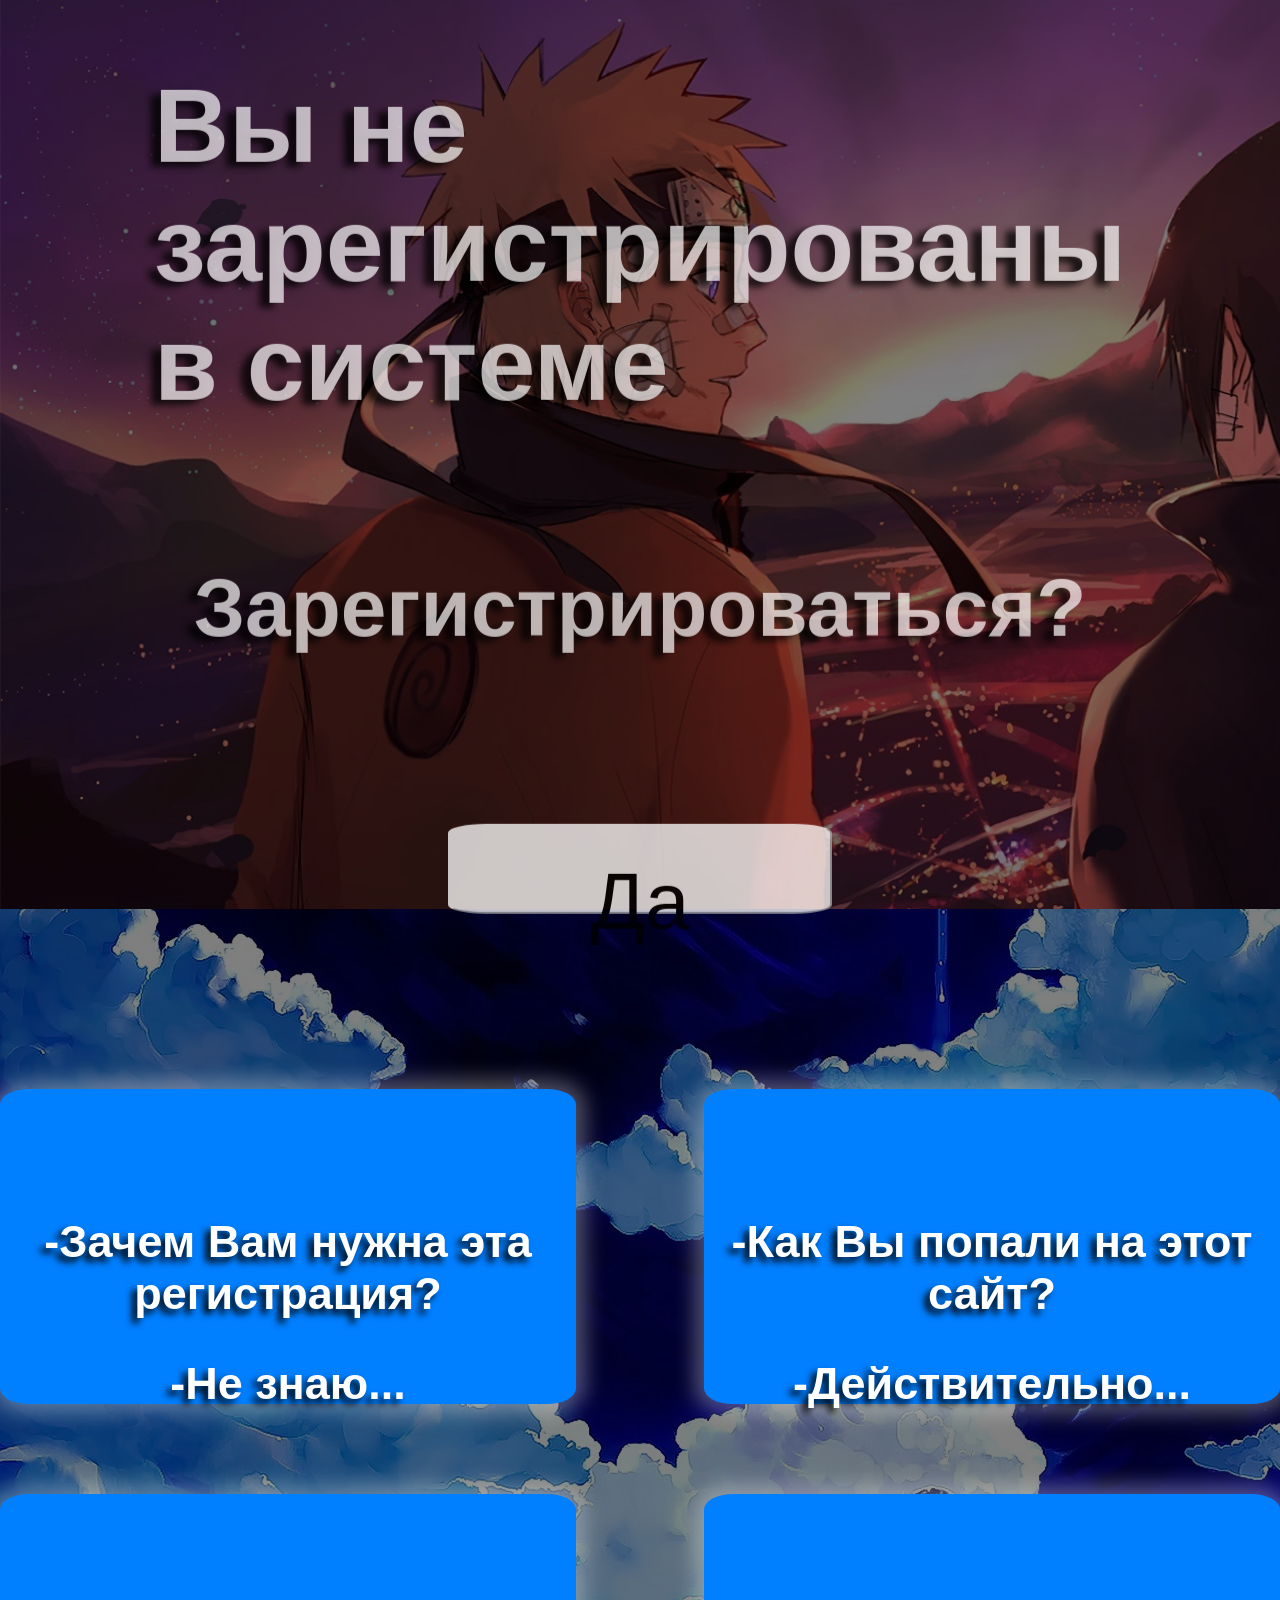
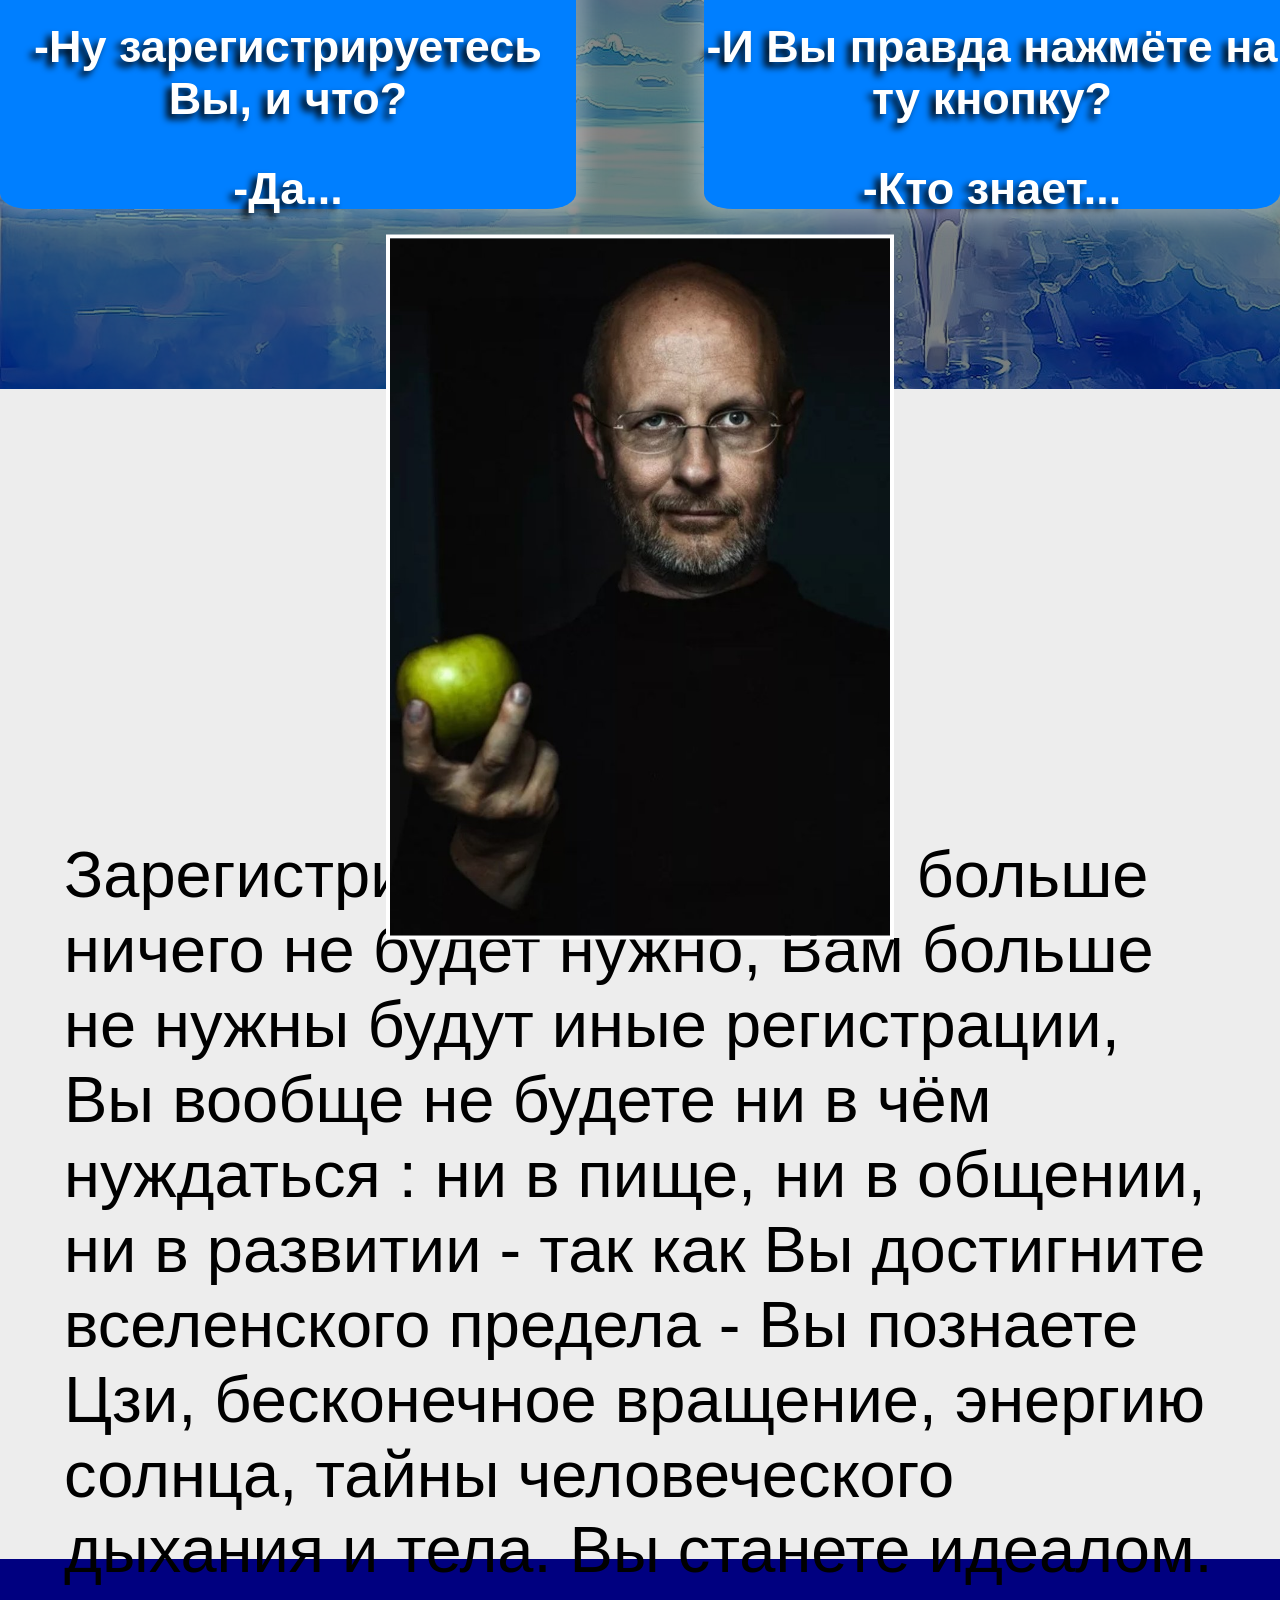
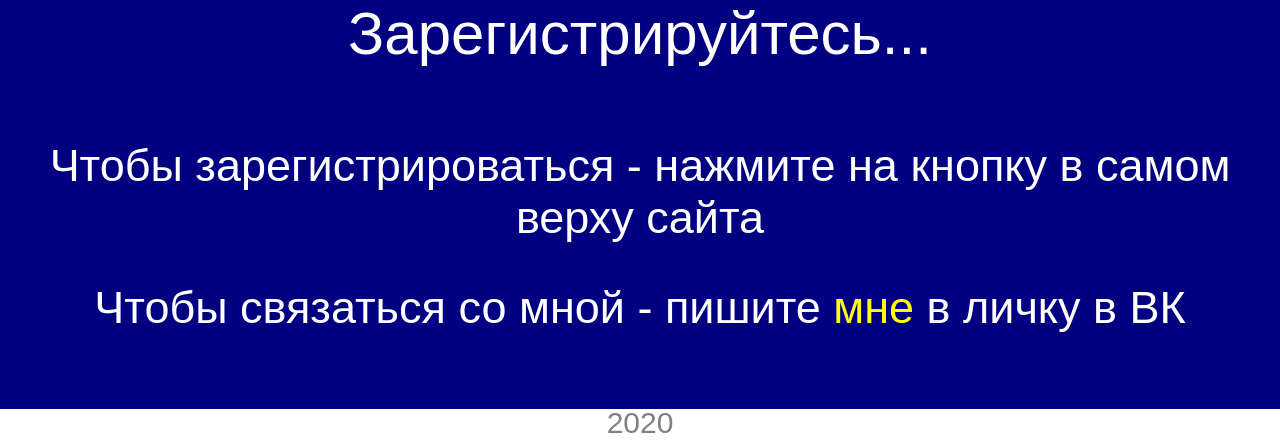
<file: reg/index.html>
<!DOCTYPE html>
<html lang="en">
<head>
	
	<meta charset="UTF-8">
	<title>Registration</title>
	<link rel="shortcut icon" href="ico.png" type="image/png">
	<link rel="stylesheet" href="style.css">
	<script src="jquery-3.4.1.min.js"></script>
	<script src="script.js"></script>
</head>
<body>

	<header class= "head">
	<div class="dark">

		<div class="one">
			<h1 class="notReg">Вы не зарегистрированы в системе</h1>
			<h2 class="mbreg">Зарегистрироваться?</h2>

		<button class="but" onclick="window.location.href ='2/index.html';">Да</button>
		</div>

	</header>

		<div class="layer"></div>

	<div class="panel">
		<div class="darkt">
		<div class="two">
		<section>
			
			<h1>-Зачем Вам нужна эта регистрация?</h1>
			<h2>-Не знаю...</h2>
			
		</section>
		<section>
			
			<h1>-Ну зарегистрируетесь Вы, и что?</h1>
			<h2>-Да...</h2>
			
		</section>
		</div>
		<div class="two three">
		<section>
			
			<h1>-Как Вы попали на этот сайт?</h1>
			<h2>-Действительно...</h2>
			
		</section>
		<section>
			
			<h1>-И Вы правда нажмёте на ту кнопку?</h1>
			<h2>-Кто знает...</h2>
			
		</section>
		</div>
	</div>
	</div>

	<div class="stiv">
		<div class="tx">
			Зарегистрировавшись, Вам больше ничего не будет нужно, Вам больше не нужны будут иные регистрации, Вы вообще не будете ни в чём нуждаться : ни в пище, ни в общении, ни в развитии - так как Вы достигните вселенского предела - Вы познаете Цзи, бесконечное вращение, энергию солнца, тайны человеческого дыхания и тела. Вы станете идеалом.
		</div>
		<img class="jops" src="stivhuis.jpg" alt="Стив Жопс">
	</div>

	<div class="footer">
		<h1 class="toptx">Зарегистрируйтесь...</h1>
		<h2 class="info">Чтобы зарегистрироваться - нажмите на кнопку в самом верху сайта</h2>
		<h2 class="vk">Чтобы связаться со мной - пишите <a href="https://vk.com/izura1319" target="_blank">мне</a> в личку в ВК</h2>
		<h4>2020</h4>
	</div>

	</div>
</body>
</html>
</file>
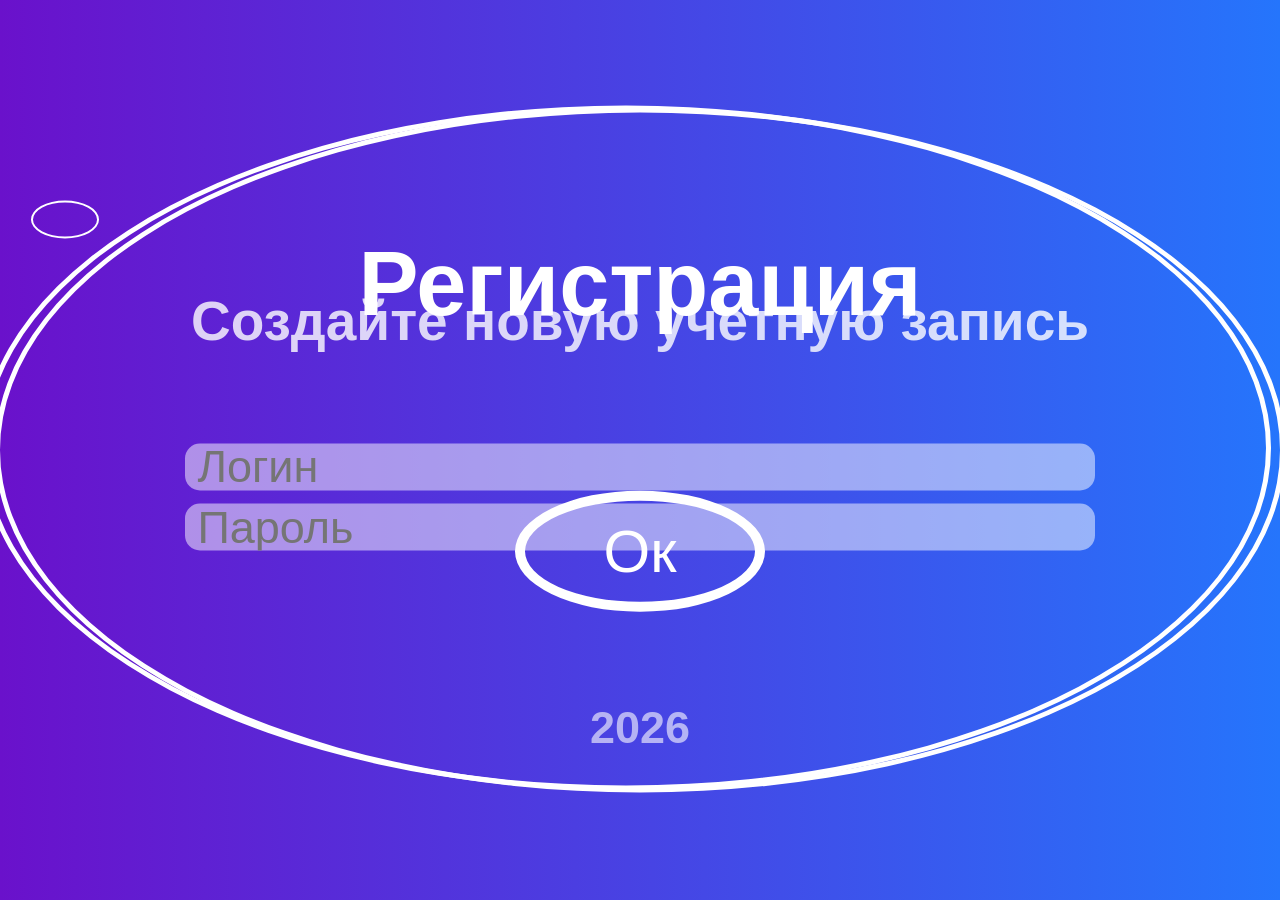
<file: reg/2/index.html>
<!DOCTYPE html>
<html lang="en">
<head>
	<meta charset="UTF-8">
	<title>Registration</title>
	<link rel="shortcut icon" href="ico.png" type="image/png">
	<link rel="stylesheet" href="style.css">
</head>
<body>
	<div class="container">
		<h2 class="reg">Регистрация</h2>
		<h4>Создайте новую учетную запись</h4>

		<form action="mailto:uchihaizura1219@gmail.com" enctype="text/plain">
			<input id="login" name="login" placeholder="Логин">
			<div class="warn">ты че самый умный</div>
			<input id="password" name="password" type="text" placeholder="Пароль"> 
		</form>

		<h5 class="years">2020</h5>

		<button onclick="Value()">Ок</button>

		<div class="cir">
		<div class="cirk"></div>
		</div>

	</div>
	
	<script src="script.js"></script>
</body>
</html>
</file>
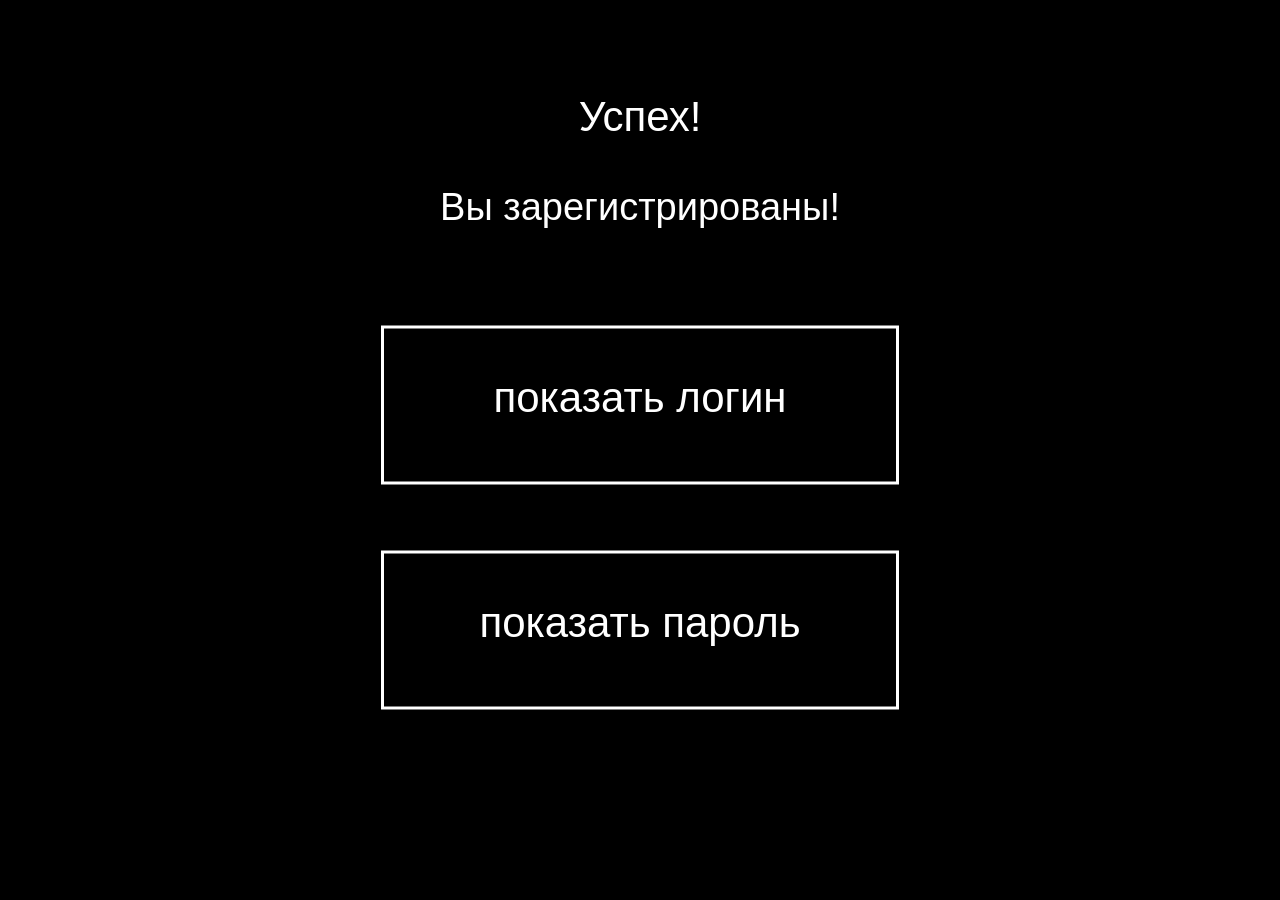
<file: reg/2/3/index.html>
<!DOCTYPE html>
<html lang="en">
<head>
	<meta charset="UTF-8">
	<title>Successful!</title>
	<link rel="shortcut icon" href="ico.png" type="image/png">
	<link rel="stylesheet" href="style.css">
</head>
<body>
	<div class="successful">Успех!</div>
	<div class="successful_reg">Вы зарегистрированы!</div>

	<div class="one" onclick="Click()">показать логин</div>
	<div class="one" onclick="Click2()">показать пароль</div>

	<script src="script.js"></script>
</body>
</html>
</file>
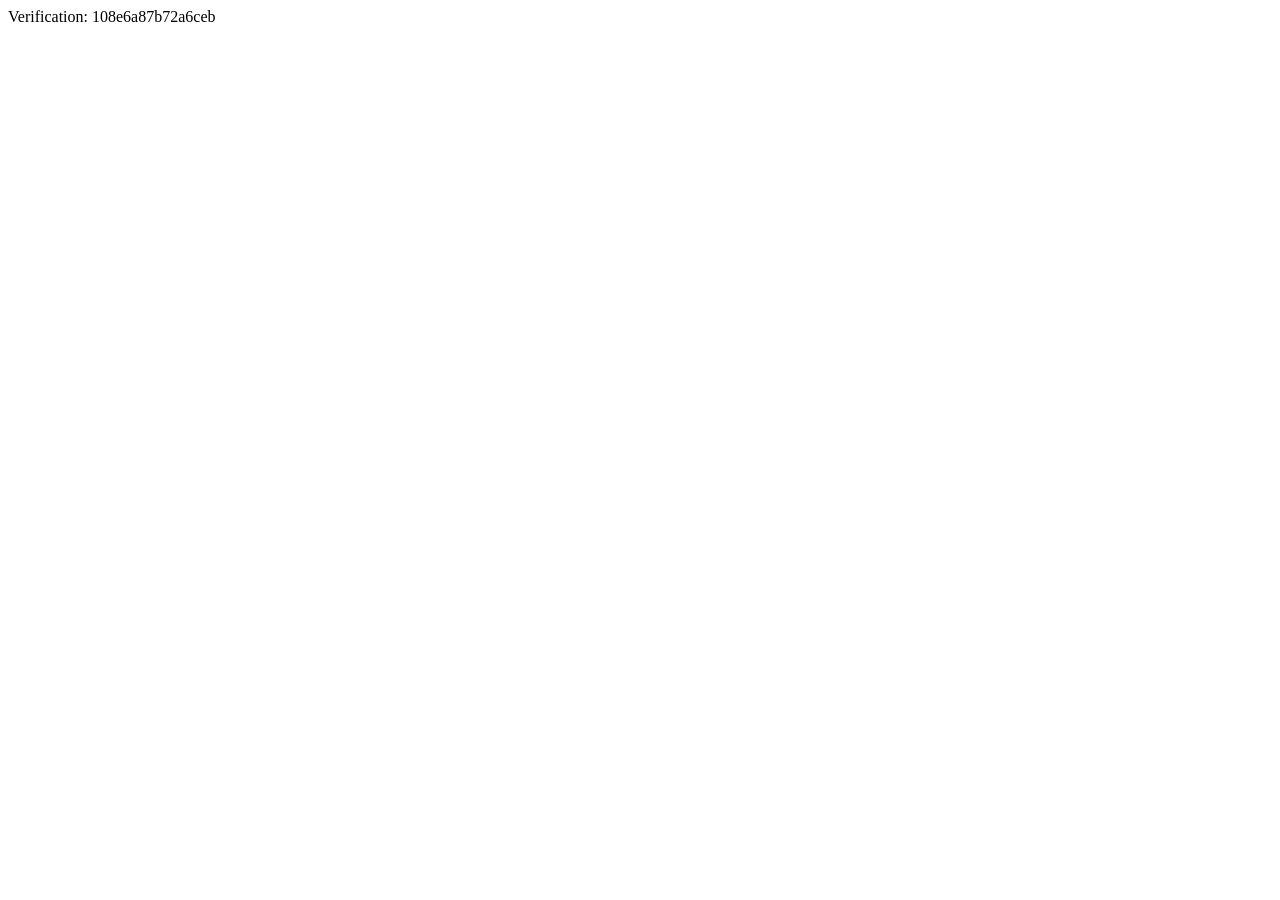
<file: yandex_108e6a87b72a6ceb.html>
<!DOCTYPE html>
<html lang="en">
<head>
	<meta http-equiv="Content-Type" content="text/html; charset=UTF-8">
	<meta charset="UTF-8">
	<title>yes</title>
</head>
<body>
	Verification: 108e6a87b72a6ceb
</body>
</html>
</file>
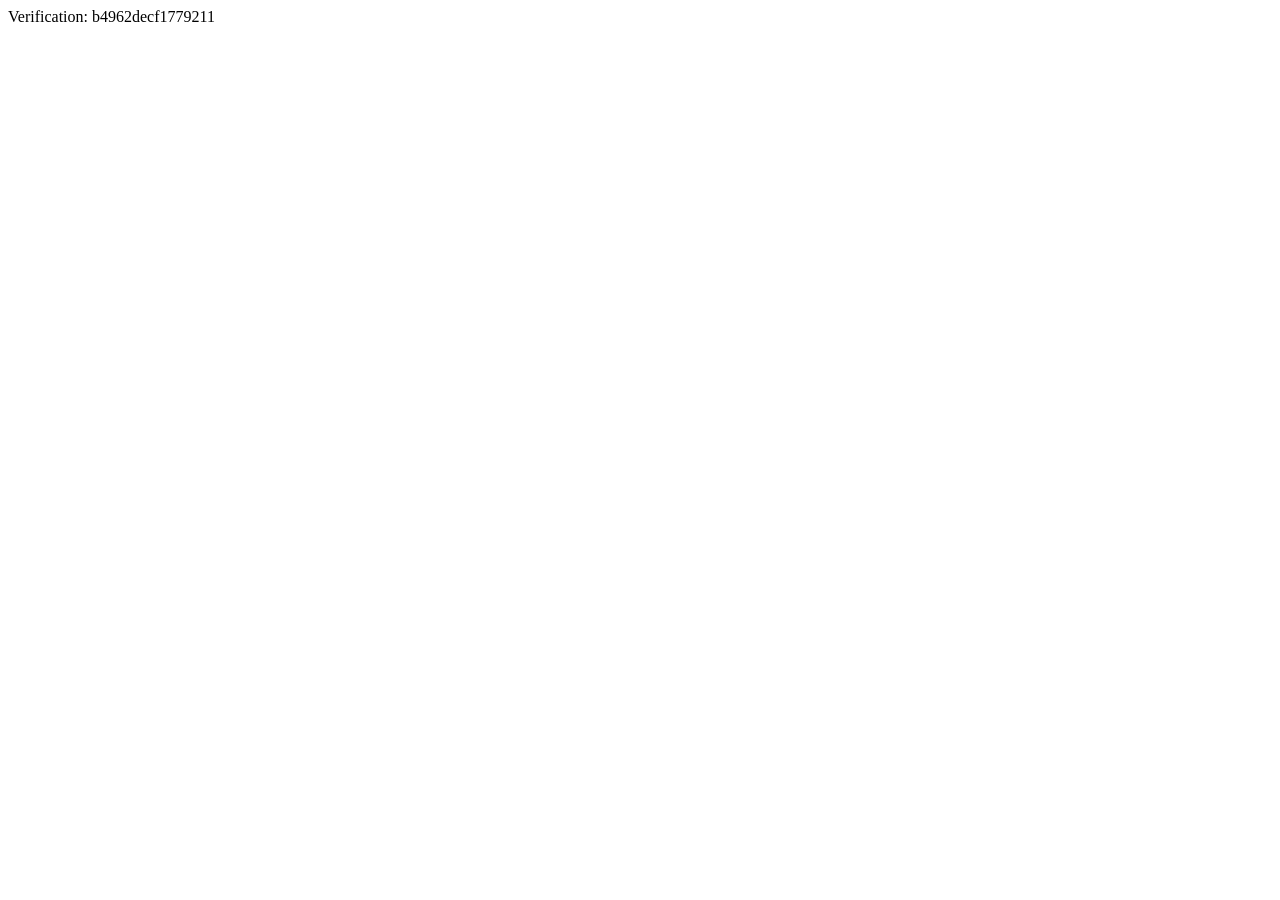
<file: yandex_b4962decf1779211.html>
<!DOCTYPE html>
<html lang="en">
<head>
	<meta http-equiv="Content-Type" content="text/html; charset=UTF-8">
	<meta charset="UTF-8">
	<title>yes</title>
</head>
<body>
	Verification: b4962decf1779211
</body>
</html>
</file>
<file: reg/style.css>
body{
	margin:0;

	text-shadow: -10px 5px 7px black;
	font-family: "Arial", sans-serif;
}
.head{
	background: url(bcg.jpg) no-repeat;
	background-size: cover;
}
.dark{
	background-color: rgba(0,0,0,0.5);

	width: auto;
	height: 101vh;

}
.darkt{
	background-color: rgba(0,0,0,0.5);

	width: 100%;
	height: 120vh;

	display: flex;
	justify-content: space-between;
}

.one{
	font-size: 28px;

	color: rgba(255,255,255,0.9);

	display: flex;

	flex-direction: column;

	opacity: 0;
}
@media screen and (max-width: 1280px) {
	.one{
		font-size: 52px;

		position: absolute;
		top: 40%;
		left: 50%;

		transform: translate(-50%,-50%);
	}
	.mbreg{
		font-size: 82px;
	}
}

.notReg, .mbreg, .but{
	display: flex;
	justify-content: center;
}

.but{
	font-size: 40px;

	width: 160px;
	height: 90px;
	
	margin: auto;
	padding-top: 15px;

	background-color: #fff;
	border-color: #fff;

	border-radius: 10%;

	transition: all .6s ease;
}
.but:hover{
	border-radius: 50%;

	font-size: 60px;

	padding-top: 5px;
}
@media screen and (max-width: 1280px){
	.but{
		font-size: 80px;

		width: 30vw;
		height: 10vh;

		position: absolute;
		top: 120%;
		left: 50%;

		padding-top: 30px;

		transform: translate(-50%,-50%);
	}
	.but:hover{
		font-size: 120px;
	}
}

.layer{
	background: url(eyes.jpg) no-repeat;
	background-size: cover;

	width: 100%;
	height: 80%;

	position: absolute;
	top: 75vh;

	z-index: -10;
}

section{
	color: white;
	background-color: rgb(0,127,255);

	height: 20vh;

	padding-top: 10vh;
	padding-bottom: 5vh;
	margin-bottom: 10vh;

	border-radius: 5%;

	transition: all .3s ease;

	box-shadow: 0 0 20px 10px rgba(255,255,255,0.3)
}
@media screen and (max-width: 1280px){
	section{
		font-size: 30px;
	}
}

.two > section:nth-child(1):hover{
	transform: translate(40px, -40px);
	
	box-shadow: -40px 40px 8px 1px rgba(0,0,0,0.6);

	border-radius: 0;
}
.two > section:nth-child(2):hover{
	transform: translate(40px, -40px);

	box-shadow: -40px 40px 8px 1px rgba(0,0,0,0.6);

	border-radius: 0;
}
.three > section:nth-child(1):hover{
	transform: translate(-40px, -40px);

	box-shadow: 40px 40px 8px 1px rgba(0,0,0,0.6);

	border-radius: 0;
}
.three > section:nth-child(2):hover{
	transform: translate(-40px, -40px);

	box-shadow: 40px 40px 8px 1px rgba(0,0,0,0.6);

	border-radius: 0;
}
.panel{
	background: url(lam.jpg);

	background-size: cover;

	text-align: center;
	vertical-align: center;
	text-shadow: -5px 5px 7px black;

	height: 120vh;

	display: flex;
	justify-content: space-between;

	z-index: 1;
}
.two{
	width: 45vw;

	margin-top: 20vh;

	flex-direction: column;
}

.stiv{
	background-color: rgba(0,0,0,0.07);

	height: 100vh;
}
@media screen and (max-width: 1280px){
	.stiv{
		height: 130vh;
	}
}
.jops{
	width: 25%;

	position: relative;
	top: -15vh;
	left: 70vw;

	border: 4px solid white;

	transition: all .6s ease;
}
.jops:hover{
	border: 4px solid red;
}
@media screen and (max-width: 1280px){
	.jops{
		width: 500px;

		position: absolute;
		top: 243%;
		left: 50%;

		transform: translate(-50%,-50%);
	}
}
.tx{
	position: relative;
	top: 15vh;
	left: 5vw;

	text-shadow: none;
	font-size: 32px;

	width: 50vw;
	max-height: 20vh;

	transition: all .6s ease;

}
.tx:hover{
	color: crimson;
}
@media screen and (max-width: 1280px){
	.tx{
		width: 90vw;
		font-size: 65px;

		position: relative;
		top: 46%;
		left: 50%;

		transform: translate(-50%,-50%);
	}
}
@media (min-width: 600px) and (max-width: 900px) {
	section > h1{
		font-size: 20px;
	}
	section > h2{
		font-size: 20px;
	}
	.tx{
		font-size: 26px;
	}
	.toptx{
		font-size: 28px;
	}
	.info, .vk{
		font-size: 20px;
	}
}
@media (min-width: 485px) and (max-width: 600px) {
	section > h1{
		font-size: 18px;
	}
	section > h2{
		font-size: 18px;
	}
	.tx{
		font-size: 23px;
	}
	.toptx{
		font-size: 23px;
	}
	.info, .vk{
		font-size: 16px;
	}
}
@media (min-width: 430px) and (max-width: 485px) {
	section > h1{
		font-size: 16px;
	}
	section > h2{
		font-size: 16px;
	}
	.tx{
		font-size: 22px;
	}
	.toptx{
		font-size: 22px;
	}
	.info, .vk{
		font-size: 15px;
	}
}
@media (min-width: 300px) and (max-width: 430px) {
	section > h1{
		font-size: 14px;
	}
	section > h2{
		font-size: 14px;
	}
	.tx{
		font-size: 18px;
	}
	.toptx{
		font-size: 18px;
	}
	.info, .vk{
		font-size: 12px;
	}
}
@media (min-width: 0px) and (max-width: 300px) {
	section > h1{
		font-size: 12px;
	}
	section > h2{
		font-size: 12px;
	}
	.tx{
		font-size: 14px;
	}
	.toptx{
		font-size: 14px;
	}
	.info, .vk{
		font-size: 8px;
	}
}


.footer{
	height: 45vh;

	padding-top: 5vh;

	background-color: rgb(0,0,128);
}
.toptx, .info, .vk, h4{
	font-family: "OpenSans-Bold",sans-serif;
	font-weight: lighter;

	color: white;

	text-align: center;
	text-shadow: none;

	position: relative;
	top: -5vh;

	transition: all .6s ease;
}
@media screen and (max-width: 1280px){
	.toptx{
		font-size: 60px;
	}
	.info{
		font-size: 45px;
	}
	.vk{
		font-size: 45px;
	}
	h4{
		font-size: 30px;
	}
	.toptx,.info,.vk,h4{
		font-weight: lighter;
	}
}
.info:hover, .vk:hover{
	color: black;
	background-color: white;
}
.vk:hover a{
	color: crimson;
}
.toptx{
	margin-bottom: 8vh;
}
.toptx:hover{
	color: black;
	background-color: white;

	width: 50vw;
	padding: 0.5vw;

	margin: auto;
	margin-top: 3vh;
}
@media screen and (max-width: 1280px){
	.toptx:hover{
		width: 75vw;
	}
}
h4{
	color: gray;

	margin-top: 8vh;
}

a{
	font-size: 24px;

	color: yellow;

	text-decoration: none;
}
@media screen and (max-width: 1280px){
	a{
		font-size: 45px;
	}
}
</file>
<file: reg/2/style.css>
html{
	margin: 0;

	font-family: helvetica, sans-serif;
	

	background-image: linear-gradient(to right, #6a11cb 0%, #2575fc 100%);

	min-height: 100vh;

	overflow: hidden;
}
@media screen and (max-width: 1280px){
	html{
		width: 100%;
		height: 100%;
	}
}
.container{
	position: absolute;
	display: inline-block;

	top: 50%;
	left: 50%;
	transform: translate(-50%,-50%);

	width: 35vw;
	height: 70vh;

	border: 0.4vw solid white;
	border-radius: 50%;

	text-align: center;
	font-size: 32px;

	padding-top: 5vh;
}
@media screen and (max-width: 1280px){
	.container{
		width: 100vw;

		position: absolute;
		top: 50%;
		left: 50%;
		transform: translate(-50%,-50%);
	}
}

.reg{
	color: rgba(255,255,255);
}
@media screen and (max-width: 1280px){
	.reg{
		font-size: 90px;
	}
}
h4{
	font-size: 18px;
	color: rgba(255,255,255,0.8);
}
@media screen and (max-width: 1280px){
	h4{
		position: absolute;
		top: 20%;
		left: 50%;
		transform: translate(-50%,-50%);

		font-size: 55px;

		width: 100vw;
	}
}
.years{
	position: relative;
	top: 14vh;

	font-size: 14px;
	color: rgba(255,255,255,0.6);
}
@media screen and (max-width: 1280px){
	.years{
		font-size: 45px;

		position: absolute;
		top: 80%;
		left: 50%;
		transform: translate(-50%,-50%);
	}
}
input{
	width: 21vw;
	height: 5vh;

	padding-left: 1vw;

	font-size: 20px;

	margin-bottom: 1.5vh;

	border: none;
	border-radius: 15px;

	background-color: rgba(255,255,255,0.5);
}
@media screen and (max-width: 1280px){
	input{
		width: 70vw;

		font-size: 45px;
	}
	form{
		margin-top: 12vh; 
	}
}


.warn{
	display: none;

	color: rgb(0,255,0);

	font-size: 16px;

	position: relative;
	left: 0vw;
}
button{
	position: relative;
	top: -8vh;

	border: 0.2vw solid white;
	border-radius: 50%;

	background-color: rgba(0,0,0,0);
	color: white;

	width: 6vw;
	height: 12vh;

	font-size: 22px;

	transition: all 0.5s ease;

	overflow: hidden;

	outline: none;
}
button:hover{
	cursor: pointer;

	color: black;

	border: none;
}
button::before{
	content: "";

	position: absolute;
	bottom: 0;
	left: 0;

	width: 100%;
	height: 0%;

	background: white;

	z-index: -1;

	transition: all 0.8s ease;
}
button:hover::before{
	height: 180%;
}
@media screen and (max-width: 1280px){
	button{
		position: absolute;
		top: 65%;
		left: 50%;
		transform: translate(-50%,-50%);

		width: 250px;
		height: 13.5vh;

		font-size: 60px;

		border: 0.8vw solid white;
	}
}
input:focus {
	background-color: #fff;
}
.cir{
	position: absolute;
	top: -1%;
	left: -1.5%;

	width: 100%;
	height: 100%;

	border-radius: 100%;
	border: 0.4vw solid white;

	animation: opa  4s linear 0s infinite;

	z-index: -1;
}
@media (min-width: 1100px) and (max-width: 1200px){
	.cir{	
		top: -1%;
		left: -1%;
	}
}
@media (min-width: 1000px) and (max-width: 1100px){
	.cir{
		top: -1%;
		left: -1%;
	}
}
@media (min-width: 960px) and (max-width: 1000px){
	.cir{
		top: -1%;
		left: -1%;
	}
}
@media (min-width: 900px) and (max-width: 960px){
	.cir{
		top: -1%;
		left: -1%;
	}
}
@media (min-width: 880px) and (max-width: 900px){
	.cir{
		top: -1%;
		left: -1%;
	}
}

@media (min-width: 840px) and (max-width: 880px){
	.cir{
		top: -1%;
		left: -1%;
	}
}
@media (min-width: 800px) and (max-width: 840px){
	.cir{
		top: -1%;
		left: -1%;
	}
}
@media (min-width: 750px) and (max-width: 800px){
	.cir{
		top: -1%;
		left: -1%;
	}
}
@media (min-width: 700px) and (max-width: 750px){
	.cir{
		top: -1%;
		left: -1%;
	}
}
@media (min-width: 650px) and (max-width: 700px){
	.cir{
		top: -1%;
		left: -1%;
	}
}
@media (min-width: 625px) and (max-width: 650px){
	.cir{
		top: -1%;
		left: -1%;
	}
}
@media (min-width: 600px) and (max-width: 625px){
	.cir{
		top: -1%;
		left: -1%;
	}
}
@media (min-width: 560px) and (max-width: 600px){
	.cir{
		top: -1%;
		left: -1%;
	}
}
@media (min-width: 525px) and (max-width: 560px){
	.cir{
		top: -1%;
		left: -1%;
	}
}
@media (min-width: 500px) and (max-width: 525px){
	.cir{
		top: -1%;
		left: -1%;
	}
}
@media (min-width: 480px) and (max-width: 500px){
	.cir{
		top: -1%;
		left: -1%;
	}
}
@media (min-width: 450px) and (max-width: 480px){
	.cir{
		top: -1%;
		left: -1%;
	}
}
@media (min-width: 400px) and (max-width: 450px){
	.cir{
		top: -1%;
		left: -1%;
	}
}
@media (min-width: 380px) and (max-width: 400px){
	.cir{
		top: -1%;
		left: -1%;
	}
}
@media (min-width: 0px) and (max-width: 380px){
	.cir{
		border: 0.6vw solid white;
	}
}
.cirk{
	position: absolute;
	top: 10vh;
	left: 3.5vw;

	width: 5%;
	height: 5%;

	border: 0.2vw solid white;

	border-radius: 50%;
}

@keyframes opa {
	from{
		transform: rotate(0deg) scale(1);
	}
	50%{
		transform: rotate(180deg) scale(1.2);
	}
	to{
		transform: rotate(360deg) scale(1);
	}	
};
</file>
<file: reg/2/3/style.css>
html{
	margin: 0;

	background-color: black;

	color: white;

	font-family: helvetica, sans-serif;

	overflow: hidden;
}
.successful{
	position: absolute;
	top: 13%;
	left: 50%;
	transform: translate(-50%, -50%);
	font-size: 42px;

	text-align: center;
}
.successful_reg{
	position: absolute;
	top: 23%;
	left: 50%;
	transform: translate(-50%, -50%);
	font-size: 38px;

	text-align: center;

	width: 100%;
}

.one{
	font-size: 42px;

	text-align: center;

	border: 0.3vw solid white;

	padding-top: 5vh;

	width: 40vw;
	height: 12vh;

	transition: all 0.5s ease;
}
.one:nth-child(3){
	position: absolute;
	top: 45%;
	left: 50%;
	transform: translate(-50%, -50%);
}
.one:nth-child(4){
	position: absolute;
	top: 70%;
	left: 50%;
	transform: translate(-50%, -50%);
}
.one:hover{
	cursor: pointer;

	color: black;
}
.one:before{
	content: "";

	position: absolute;
	bottom: 0;
	left: 0;

	width: 100%;
	height: 0%;

	background: white;

	z-index: -1;

	transition: all 0.5s ease;
}
.one:hover::before{
	height: 100%;
}
.two{
	color: black;
	background-color: white;

	font-size: 42px;

	position: absolute;
	top: 50%;
	left: 50%;
	transform: translate(-50%, -50%);

	text-align: center;

	border: 0.3vw solid white;

	padding-top: 5vh;

	width: 40vw;
	height: 12vh;
}
@media (min-width: 1000px) and (max-width: 1100px){
	.one{
		font-size: 38px;
	}
}
@media (min-width: 900px) and (max-width: 1000px){
	.one{
		font-size: 34px;
	}
}
@media (min-width: 700px) and (max-width: 900px){
	.one{
		font-size: 28px;
	}
}
@media (min-width: 350px) and (max-width: 700px){
	.one{
		font-size: 24px;
	}
}
@media (min-width: 320px) and (max-width: 400px){
	.successful_reg{
		font-size: 30px;
	}
}
@media (min-width: 280px) and (max-width: 320px){
	.successful_reg{
		font-size: 26px;
	}
}
@media (min-width: 0px) and (max-width: 280px){
	.successful_reg{
		font-size: 22px;
	}
}

@media (min-width: 0px) and (max-width: 350px){
	.one{
		font-size: 18px;
	}
}
</file>
